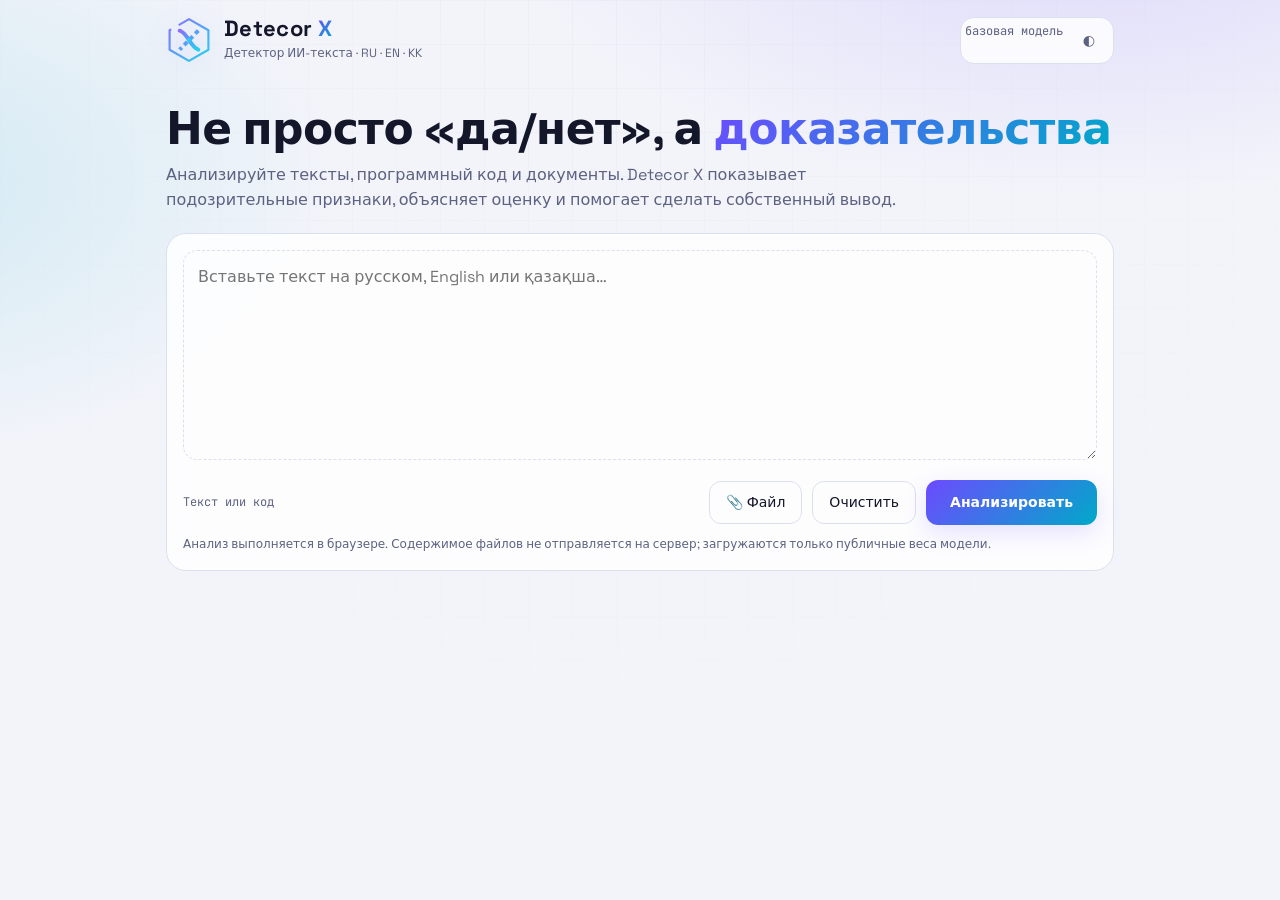
<file: index.html>
<!doctype html><html lang="ru"><head><meta charset="utf-8"><meta name="viewport" content="width=device-width,initial-scale=1"><title>Detecor X — детектор ИИ-текста</title><link href="https://fonts.googleapis.com/css2?family=Space+Grotesk:wght@400;500;700&family=JetBrains+Mono:wght@500&display=swap" rel="stylesheet"><style>
:root{--bg:#f3f4fa;--sf:rgba(255,255,255,.82);--tx:#14162a;--mu:#5d6280;--bd:#dcdfee;--ac:#6d4aff;--ac2:#00a9c9;--ok:#14a05a;--wa:#d98e00;--bad:#e5384f;--g1:rgba(109,74,255,.16);--g2:rgba(0,169,201,.14);color-scheme:light;box-sizing:border-box;padding-top:env(safe-area-inset-top,0px);padding-bottom:env(safe-area-inset-bottom,0px)}
@media (prefers-color-scheme:dark){:root:not([data-theme="light"]){--bg:#090a14;--sf:rgba(20,22,44,.78);--tx:#eceefc;--mu:#9a9fc4;--bd:#272a4d;--ac:#8b6dff;--ac2:#22d3ee;--ok:#34d399;--wa:#fbbf24;--bad:#fb5a73;--g1:rgba(139,109,255,.22);--g2:rgba(34,211,238,.14);color-scheme:dark}}
:root[data-theme="dark"]{--bg:#090a14;--sf:rgba(20,22,44,.78);--tx:#eceefc;--mu:#9a9fc4;--bd:#272a4d;--ac:#8b6dff;--ac2:#22d3ee;--ok:#34d399;--wa:#fbbf24;--bad:#fb5a73;--g1:rgba(139,109,255,.22);--g2:rgba(34,211,238,.14);color-scheme:dark}
html{scroll-padding-top:env(safe-area-inset-top,0px);scroll-behavior:smooth}
*{box-sizing:border-box}
body{margin:0;min-height:100vh;background:radial-gradient(60rem 30rem at 85% -10%,var(--g1),transparent 60%),radial-gradient(50rem 30rem at -10% 20%,var(--g2),transparent 60%),var(--bg);color:var(--tx);font:16px/1.55 "Space Grotesk",system-ui,-apple-system,"Segoe UI",Roboto,sans-serif;-webkit-text-size-adjust:100%}
body::before{content:"";position:fixed;inset:0;background-image:linear-gradient(var(--bd) 1px,transparent 1px),linear-gradient(90deg,var(--bd) 1px,transparent 1px);background-size:44px 44px;opacity:.28;-webkit-mask-image:radial-gradient(circle at 50% 0,#000,transparent 70%);mask-image:radial-gradient(circle at 50% 0,#000,transparent 70%);pointer-events:none;z-index:-1}
.wrap{max-width:980px;margin:0 auto;padding:0 16px 60px}
.top{display:flex;align-items:center;justify-content:space-between;gap:10px;padding:16px 0;flex-wrap:wrap}
.brand{display:flex;align-items:center;gap:12px}
.lg{width:46px;height:46px;flex:none;filter:drop-shadow(0 4px 14px var(--g1))}
.brand b{font-size:22px;letter-spacing:.3px;display:block;line-height:1.1}.brand b i{font-style:normal;background:linear-gradient(135deg,var(--ac),var(--ac2));-webkit-background-clip:text;background-clip:text;color:transparent}
.brand small{color:var(--mu);font-size:12px}
.tabs{display:flex;gap:6px;background:var(--sf);border:1px solid var(--bd);border-radius:14px;padding:4px;backdrop-filter:blur(10px)}
.tabs button{border:0;background:none;color:var(--mu);font:inherit;font-size:14px;padding:8px 14px;border-radius:10px;cursor:pointer}
.tabs button.on{background:linear-gradient(135deg,var(--ac),var(--ac2));color:#fff}
.tabs em{font-style:normal;font-size:11px;opacity:.8;margin-left:4px}
h1{font-size:clamp(26px,5.5vw,44px);line-height:1.1;margin:18px 0 10px;letter-spacing:-.5px}
h1 span{background:linear-gradient(135deg,var(--ac),var(--ac2));-webkit-background-clip:text;background-clip:text;color:transparent}
.lead{color:var(--mu);max-width:640px;margin:0 0 20px}
.card{background:var(--sf);border:1px solid var(--bd);border-radius:20px;padding:16px;backdrop-filter:blur(12px);margin-bottom:16px}
textarea{width:100%;min-height:210px;resize:vertical;background:transparent;border:1px dashed var(--bd);border-radius:14px;color:var(--tx);font:inherit;font-size:16px;padding:14px;outline:none}
textarea:focus{border-color:var(--ac);border-style:solid}
.row{display:flex;gap:10px;align-items:center;flex-wrap:wrap;margin-top:12px}.row .sp{flex:1}
.mono{font-family:"JetBrains Mono",ui-monospace,monospace;font-size:12px;color:var(--mu)}
.btn{border:1px solid var(--bd);background:transparent;color:var(--tx);font:inherit;font-size:14px;padding:10px 16px;border-radius:12px;cursor:pointer;display:inline-flex;align-items:center;gap:6px}
.btn:hover{border-color:var(--ac)}
.btn.p{background:linear-gradient(135deg,var(--ac),var(--ac2));color:#fff;border:0;font-weight:700;padding:12px 24px;box-shadow:0 8px 24px var(--g1)}
.chips{display:flex;gap:8px;flex-wrap:wrap;margin-bottom:12px}
.chip{font-size:12px;border:1px solid var(--bd);border-radius:99px;padding:4px 11px;color:var(--mu)}
h3{margin:0 0 10px;font-size:18px}
.pt{display:flex;gap:10px;padding:10px 12px;border-radius:12px;margin-bottom:8px;background:var(--g2);font-size:15px}
.pt.s{background:rgba(229,56,79,.1)}.pt.g{background:rgba(20,160,90,.1)}.pt.n{background:rgba(217,142,0,.12)}
.fr{padding:12px 0;border-top:1px solid var(--bd)}.fr:first-child{border:0}
.fh{display:flex;justify-content:space-between;gap:8px;font-size:14px}.fh span{font-family:"JetBrains Mono",monospace;color:var(--mu)}
.br{height:6px;border-radius:9px;background:var(--bd);margin:7px 0;overflow:hidden}.br i{display:block;height:100%;border-radius:9px}
.fr p{margin:0;font-size:14px;color:var(--mu)}
.hl{white-space:pre-wrap;word-break:break-word;font-size:15px;line-height:1.8;max-height:420px;overflow:auto;border:1px solid var(--bd);border-radius:14px;padding:12px}
.hl .h2{background:rgba(224,160,0,.28);border-radius:4px}.hl .h3{background:rgba(229,56,79,.3);border-radius:4px}
.vd{display:flex;gap:20px;align-items:center;flex-wrap:wrap;border:1px solid var(--ac);box-shadow:0 0 40px var(--g1)}
.gauge{position:relative;width:150px;height:150px;flex:none}.gauge svg{width:100%;height:100%;transform:rotate(-90deg)}
.gauge .n{position:absolute;inset:0;display:grid;place-items:center;font-size:36px;font-weight:700;text-align:center;line-height:1}.gauge .n small{display:block;font-size:11px;color:var(--mu);font-weight:400;margin-top:4px}
.vt{flex:1;min-width:220px}.vt h2{margin:0 0 6px;font-size:clamp(20px,4vw,26px);line-height:1.2}.vt p{margin:0 0 8px;color:var(--mu);font-size:14px}
.hi{display:flex;gap:12px;align-items:center;padding:12px 0;border-top:1px solid var(--bd)}.hi:first-of-type{border:0}
.bd{font-weight:700;font-family:"JetBrains Mono",monospace;min-width:54px;text-align:center;padding:8px;border-radius:10px;color:#fff;flex:none}
.hi .m{flex:1;min-width:0}.hi .m b{display:block;font-weight:500;font-size:14px;overflow:hidden;text-overflow:ellipsis;white-space:nowrap}
.ok{color:var(--ok)}.wa{color:var(--wa)}.bad{color:var(--bad)}
.hide{display:none!important}
.toast{position:fixed;left:50%;bottom:calc(20px + env(safe-area-inset-bottom,0px));transform:translateX(-50%);background:var(--tx);color:var(--bg);padding:10px 18px;border-radius:12px;font-size:14px;z-index:9}
.note{font-size:12px;color:var(--mu);margin-top:10px}
@media (max-width:560px){.btn.p{width:100%;justify-content:center}.lg{width:40px;height:40px}.vd{justify-content:center;text-align:center}}

.mu{color:var(--mu);font-size:13px}.logo i{color:var(--ac)}.sp{flex:1}.btn.p{font-weight:700}.gauge b{position:absolute;inset:0;display:grid;place-items:center;font-size:34px}.br{position:relative}.br i{position:absolute;top:0;bottom:0}.grid{display:grid;grid-template-columns:repeat(auto-fit,minmax(115px,1fr));gap:12px}.st{text-align:center}.st b{display:block;font-size:28px}.st span{color:var(--mu);font-size:12px}.top a{color:var(--ac)}.hide{display:none}.h2{background:rgba(224,160,0,.3)}.h3{background:rgba(229,56,79,.3)}.gauge svg{transform:rotate(-90deg)}.hl{white-space:pre-wrap}.pt{display:block}.br i{height:100%} .row{margin-top:12px} .brand{gap:12px} .brand b{font-size:22px} .card{margin-bottom:16px} .wrap{max-width:980px} .lead{max-width:740px} .top{margin-bottom:24px} .tabs button{cursor:pointer} .btn{cursor:pointer} .gauge{width:150px;height:150px} .gauge b{color:var(--tx)} .toast{z-index:30} </style></head><body><svg width="0" height="0" style="position:absolute" aria-hidden="true"><defs>
<linearGradient id="gr" x1="0" y1="0" x2="1" y2="1"><stop offset="0" stop-color="#8b6dff"/><stop offset="1" stop-color="#22d3ee"/></linearGradient>
<symbol id="lg" viewBox="0 0 64 64">
<path d="M32 3 59 18.500v27L32 61 5 45.500v-27Z" fill="none" stroke="url(#gr)" stroke-width="3" stroke-linejoin="round" stroke-dasharray="150 12"/>
<path d="M19 19C30 22 34 42 45 45.500" fill="none" stroke="url(#gr)" stroke-width="5.500" stroke-linecap="round"/>
<path d="M45 19 19 45.500" fill="none" stroke="url(#gr)" stroke-width="5.500" stroke-dasharray="6 5"/>
<rect x="29.500" y="29.500" width="5" height="5" rx="1" fill="#22d3ee"/>
</symbol></defs></svg><div class="wrap"><header class="top"><div class="brand"><svg class="lg"><use href="#lg"/></svg><div><b>Detecor <i>X</i></b><small>Детектор ИИ-текста · RU · EN · KK</small></div></div><div class="tabs"><span class="mono" id="mi">Загрузка модели…</span><button id="th" aria-label="Сменить тему">◐</button></div></header><section><h1>Не просто «да/нет», а <span>доказательства</span></h1><p class="lead">Анализируйте тексты, программный код и документы. Detecor X показывает подозрительные признаки, объясняет оценку и помогает сделать собственный вывод.</p><div class="card" id="drop"><textarea id="in" placeholder="Вставьте текст на русском, English или қазақша…" spellcheck="false"></textarea><div class="row"><span class="mono" id="fn">Текст или код</span><span class="sp"></span><label class="btn">📎 Файл<input type="file" id="fl" hidden></label><button class="btn" id="clr">Очистить</button><button class="btn p" id="go">Анализировать</button></div><div class="note">Анализ выполняется в браузере. Содержимое файлов не отправляется на сервер; загружаются только публичные веса модели.</div></div><div id="res"></div></section></div><div class="toast hide" id="ts"></div><script src="/engine.js"></script><script>const $=s=>document.querySelector(s);let name="";
const toast=m=>{const t=$("#ts");t.textContent=m;t.classList.remove("hide");clearTimeout(toast.i);toast.i=setTimeout(()=>t.classList.add("hide"),3500)};
DX.load('/model.json').then(m=>$("#mi").textContent=m.meta&&m.meta.n?"модель обучена на "+m.meta.n+" примерах":"базовая модель");
async function pick(f){if(!f)return;try{const t=await DX.readFile(f);if(DX.wc(t)<3)throw new Error("В файле не найден текст");$("#in").value=t.slice(0,200000);name=f.name;$("#fn").textContent="📄 "+f.name;toast("Файл загружен, нажмите «Анализировать»")}catch(e){toast(e.message)}}
$("#fl").onchange=e=>{pick(e.target.files[0]);e.target.value=""};
addEventListener("dragover",e=>e.preventDefault());addEventListener("drop",e=>{e.preventDefault();pick(e.dataTransfer.files[0])});
$("#clr").onclick=()=>{$("#in").value="";name="";$("#fn").textContent="";$("#res").innerHTML=""};
const col=p=>p>=58?"var(--bad)":p>=42?"var(--wa)":"var(--ok)";
$("#go").onclick=()=>{const t=$("#in").value.trim();if(DX.wc(t)<8)return toast("Введите хотя бы пару предложений или несколько строк кода");render(t)};
function render(t){const r=DX.analyze(t,name),p=Math.round(r.p),v=DX.verdict(p),code=r.mode==="code",
 S=[...r.F].sort((a,b)=>Math.abs(b.c)-Math.abs(a.c)),ai=S.filter(f=>f.c>.15).slice(0,3),hu=S.filter(f=>f.c<-.15).slice(0,2),
 row=(f,c,i)=>'<div class="pt '+c+'">'+i+' <b>'+f.k+'</b> · '+DX.esc(f.v)+'. <span class="mu">'+f.h+'</span></div>',
 sgm=DX.segs(t,r.mode),pv=sgm.filter(x=>x.p!=null),hs=pv.filter(x=>x.p>=58).length,w=[];
 if(r.conf<.5)w.push(code?"Мало строк кода: оценка ненадёжна.":"Текст короче ~120 слов: оценка ненадёжна и сдвинута к середине.");
 if(code)w.push("Код часто пишут по шаблонам и форматируют автоматически, поэтому для кода оценка менее точна, чем для текста.");
 if(p>=42&&p<58)w.push("Зона неопределённости: признаки противоречат друг другу, возможно смешанное авторство.");
 $("#res").innerHTML='<div class="card vd"><div class="gauge"><svg viewBox="0 0 120 120"><circle cx="60" cy="60" r="52" fill="none" stroke="var(--bd)" stroke-width="10"/><circle cx="60" cy="60" r="52" fill="none" stroke="'+col(p)+'" stroke-width="10" stroke-linecap="round" stroke-dasharray="326.7" stroke-dashoffset="'+326.7*(1-p/100)+'"/></svg><b>'+p+'%</b></div><div style="flex:1;min-width:200px"><div class="mu">ВЕРДИКТ · вероятность ИИ</div><h2 class="'+v[1]+'" style="margin:4px 0">'+v[0]+'</h2><p class="mu" style="margin:0">Это оценка вероятности, а не доказательство. Сверьте с разбором ниже.</p></div></div>'+
 '<div class="card"><h3 style="margin-top:0">Краткий разбор</h3><div class="chips"><span class="chip">'+(code?"Код":"Текст")+'</span>'+(code?"":'<span class="chip">'+(DX.langs(t).join(" · ")||"язык не определён")+'</span>')+'<span class="chip">'+(code?r.n+" строк":r.n+" слов")+'</span><span class="chip">достаточность данных: '+Math.round(r.conf*100)+'%</span></div>'+
 ai.map(f=>row(f,"s","⚠")).join("")+(r.found.length?'<div class="pt s">🔎 Клише: '+r.found.slice(0,5).map(x=>"«"+DX.esc(x[0])+"»×"+x[1]).join(", ")+'</div>':"")+hu.map(f=>row(f,"g","✓")).join("")+
 (pv.length?'<div class="pt">▦ Подозрительных фрагментов: '+hs+' из '+pv.length+'</div>':"")+w.map(x=>'<div class="pt">ⓘ '+x+'</div>').join("")+'<button class="btn" id="dp">Углублённый разбор ▾</button></div>'+
 '<div class="card hide" id="deep"><h3 style="margin-top:0">Все признаки</h3>'+S.map(f=>{const x=Math.min(50,Math.abs(f.c)*25);return'<div style="padding:9px 0;border-top:1px solid var(--bd)"><div style="display:flex;justify-content:space-between;font-size:14px"><b>'+f.k+'</b><span class="mu">'+DX.esc(f.v)+'</span></div><div class="br"><i style="left:'+(f.c>0?50:50-x)+'%;width:'+x+'%;background:'+(f.c>0?"var(--bad)":"var(--ok)")+'"></i></div><div class="mu">'+f.h+' · '+(f.c>0?"→ к ИИ":"→ к человеку")+'</div></div>'}).join("")+
 '<h3>Подсветка</h3><div class="mu" style="margin-bottom:8px"><span class="h2">&nbsp;жёлтый&nbsp;</span> — сомнительно · <span class="h3">&nbsp;красный&nbsp;</span> — похоже на ИИ</div><div class="hl">'+sgm.map(x=>x.p==null||x.p<50?DX.esc(x.t):'<span class="'+(x.p>=62?"h3":"h2")+'" title="ИИ ≈ '+Math.round(x.p)+'%">'+DX.esc(x.t)+'</span>').join("")+'</div></div>';
 $("#dp").onclick=()=>$("#deep").classList.toggle("hide");$("#res").scrollIntoView({behavior:"smooth"})}

 document.getElementById('th').onclick=()=>{const r=document.documentElement; r.dataset.theme=r.dataset.theme==='dark'?'light':'dark'};document.addEventListener('visibilitychange',()=>{if(!document.hidden)DX.load('/model.json').then(m=>document.getElementById('mi').textContent=m.meta?.n?'Обучено: '+m.meta.n:'Базовая модель')});</script></body></html>
</file>
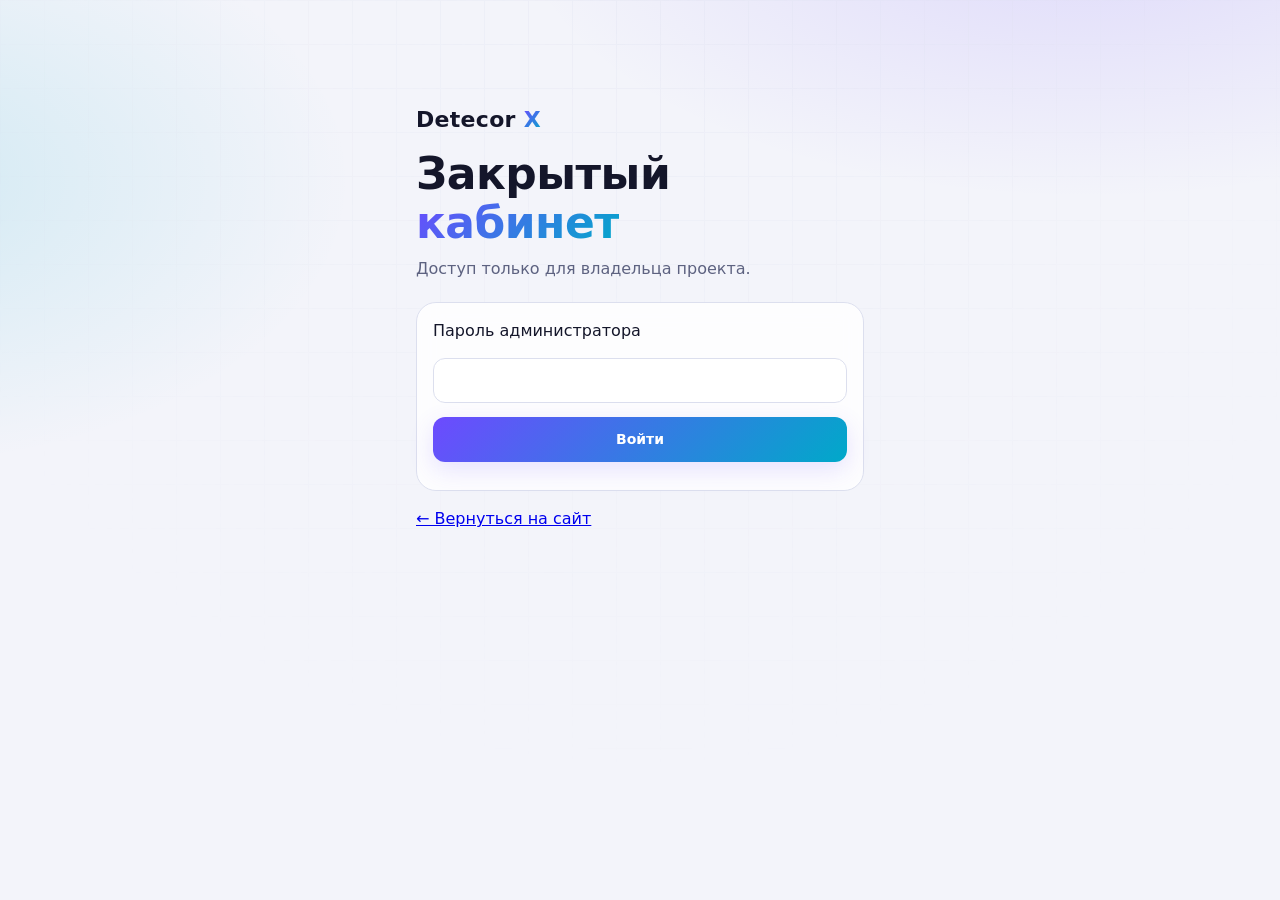
<file: login.html>
<!doctype html><html lang="ru"><head><meta charset="utf-8"><meta name="viewport" content="width=device-width,initial-scale=1"><title>Detecor X — вход</title><link rel="stylesheet" href="/style.css"></head><body><main class="wrap" style="max-width:480px;padding-top:12vh"><div class="brand"><b>Detecor <i>X</i></b></div><h1>Закрытый <span>кабинет</span></h1><p class="lead">Доступ только для владельца проекта.</p><div class="card"><form id="form"><label for="pass">Пароль администратора</label><input id="pass" type="password" required autocomplete="current-password" style="display:block;width:100%;padding:14px;border:1px solid var(--bd);border-radius:12px;margin:14px 0;background:var(--sf);color:var(--tx)"><button class="btn p" style="width:100%;justify-content:center">Войти</button><p id="msg" class="note"></p></form></div><a href="/">← Вернуться на сайт</a></main><script>document.getElementById('form').onsubmit=async e=>{e.preventDefault();const r=await fetch('/control/login',{method:'POST',headers:{'Content-Type':'application/json'},body:JSON.stringify({password:document.getElementById('pass').value})});const j=await r.json();if(r.ok)location.href='/control/console';else document.getElementById('msg').textContent=j.error||'Ошибка входа'};</script></body></html>
</file>
<file: style.css>
:root{--bg:#f3f4fa;--sf:rgba(255,255,255,.82);--tx:#14162a;--mu:#5d6280;--bd:#dcdfee;--ac:#6d4aff;--ac2:#00a9c9;--ok:#14a05a;--wa:#d98e00;--bad:#e5384f;--g1:rgba(109,74,255,.16);--g2:rgba(0,169,201,.14);color-scheme:light;box-sizing:border-box;padding-top:env(safe-area-inset-top,0px);padding-bottom:env(safe-area-inset-bottom,0px)}
@media (prefers-color-scheme:dark){:root:not([data-theme="light"]){--bg:#090a14;--sf:rgba(20,22,44,.78);--tx:#eceefc;--mu:#9a9fc4;--bd:#272a4d;--ac:#8b6dff;--ac2:#22d3ee;--ok:#34d399;--wa:#fbbf24;--bad:#fb5a73;--g1:rgba(139,109,255,.22);--g2:rgba(34,211,238,.14);color-scheme:dark}}
:root[data-theme="dark"]{--bg:#090a14;--sf:rgba(20,22,44,.78);--tx:#eceefc;--mu:#9a9fc4;--bd:#272a4d;--ac:#8b6dff;--ac2:#22d3ee;--ok:#34d399;--wa:#fbbf24;--bad:#fb5a73;--g1:rgba(139,109,255,.22);--g2:rgba(34,211,238,.14);color-scheme:dark}
html{scroll-padding-top:env(safe-area-inset-top,0px);scroll-behavior:smooth}
*{box-sizing:border-box}
body{margin:0;min-height:100vh;background:radial-gradient(60rem 30rem at 85% -10%,var(--g1),transparent 60%),radial-gradient(50rem 30rem at -10% 20%,var(--g2),transparent 60%),var(--bg);color:var(--tx);font:16px/1.55 "Space Grotesk",system-ui,-apple-system,"Segoe UI",Roboto,sans-serif;-webkit-text-size-adjust:100%}
body::before{content:"";position:fixed;inset:0;background-image:linear-gradient(var(--bd) 1px,transparent 1px),linear-gradient(90deg,var(--bd) 1px,transparent 1px);background-size:44px 44px;opacity:.28;-webkit-mask-image:radial-gradient(circle at 50% 0,#000,transparent 70%);mask-image:radial-gradient(circle at 50% 0,#000,transparent 70%);pointer-events:none;z-index:-1}
.wrap{max-width:980px;margin:0 auto;padding:0 16px 60px}
.top{display:flex;align-items:center;justify-content:space-between;gap:10px;padding:16px 0;flex-wrap:wrap}
.brand{display:flex;align-items:center;gap:12px}
.lg{width:46px;height:46px;flex:none;filter:drop-shadow(0 4px 14px var(--g1))}
.brand b{font-size:22px;letter-spacing:.3px;display:block;line-height:1.1}.brand b i{font-style:normal;background:linear-gradient(135deg,var(--ac),var(--ac2));-webkit-background-clip:text;background-clip:text;color:transparent}
.brand small{color:var(--mu);font-size:12px}
.tabs{display:flex;gap:6px;background:var(--sf);border:1px solid var(--bd);border-radius:14px;padding:4px;backdrop-filter:blur(10px)}
.tabs button{border:0;background:none;color:var(--mu);font:inherit;font-size:14px;padding:8px 14px;border-radius:10px;cursor:pointer}
.tabs button.on{background:linear-gradient(135deg,var(--ac),var(--ac2));color:#fff}
.tabs em{font-style:normal;font-size:11px;opacity:.8;margin-left:4px}
h1{font-size:clamp(26px,5.5vw,44px);line-height:1.1;margin:18px 0 10px;letter-spacing:-.5px}
h1 span{background:linear-gradient(135deg,var(--ac),var(--ac2));-webkit-background-clip:text;background-clip:text;color:transparent}
.lead{color:var(--mu);max-width:640px;margin:0 0 20px}
.card{background:var(--sf);border:1px solid var(--bd);border-radius:20px;padding:16px;backdrop-filter:blur(12px);margin-bottom:16px}
textarea{width:100%;min-height:210px;resize:vertical;background:transparent;border:1px dashed var(--bd);border-radius:14px;color:var(--tx);font:inherit;font-size:16px;padding:14px;outline:none}
textarea:focus{border-color:var(--ac);border-style:solid}
.row{display:flex;gap:10px;align-items:center;flex-wrap:wrap;margin-top:12px}.row .sp{flex:1}
.mono{font-family:"JetBrains Mono",ui-monospace,monospace;font-size:12px;color:var(--mu)}
.btn{border:1px solid var(--bd);background:transparent;color:var(--tx);font:inherit;font-size:14px;padding:10px 16px;border-radius:12px;cursor:pointer;display:inline-flex;align-items:center;gap:6px}
.btn:hover{border-color:var(--ac)}
.btn.p{background:linear-gradient(135deg,var(--ac),var(--ac2));color:#fff;border:0;font-weight:700;padding:12px 24px;box-shadow:0 8px 24px var(--g1)}
.chips{display:flex;gap:8px;flex-wrap:wrap;margin-bottom:12px}
.chip{font-size:12px;border:1px solid var(--bd);border-radius:99px;padding:4px 11px;color:var(--mu)}
h3{margin:0 0 10px;font-size:18px}
.pt{display:flex;gap:10px;padding:10px 12px;border-radius:12px;margin-bottom:8px;background:var(--g2);font-size:15px}
.pt.s{background:rgba(229,56,79,.1)}.pt.g{background:rgba(20,160,90,.1)}.pt.n{background:rgba(217,142,0,.12)}
.fr{padding:12px 0;border-top:1px solid var(--bd)}.fr:first-child{border:0}
.fh{display:flex;justify-content:space-between;gap:8px;font-size:14px}.fh span{font-family:"JetBrains Mono",monospace;color:var(--mu)}
.br{height:6px;border-radius:9px;background:var(--bd);margin:7px 0;overflow:hidden}.br i{display:block;height:100%;border-radius:9px}
.fr p{margin:0;font-size:14px;color:var(--mu)}
.hl{white-space:pre-wrap;word-break:break-word;font-size:15px;line-height:1.8;max-height:420px;overflow:auto;border:1px solid var(--bd);border-radius:14px;padding:12px}
.hl .h2{background:rgba(224,160,0,.28);border-radius:4px}.hl .h3{background:rgba(229,56,79,.3);border-radius:4px}
.vd{display:flex;gap:20px;align-items:center;flex-wrap:wrap;border:1px solid var(--ac);box-shadow:0 0 40px var(--g1)}
.gauge{position:relative;width:150px;height:150px;flex:none}.gauge svg{width:100%;height:100%;transform:rotate(-90deg)}
.gauge .n{position:absolute;inset:0;display:grid;place-items:center;font-size:36px;font-weight:700;text-align:center;line-height:1}.gauge .n small{display:block;font-size:11px;color:var(--mu);font-weight:400;margin-top:4px}
.vt{flex:1;min-width:220px}.vt h2{margin:0 0 6px;font-size:clamp(20px,4vw,26px);line-height:1.2}.vt p{margin:0 0 8px;color:var(--mu);font-size:14px}
.hi{display:flex;gap:12px;align-items:center;padding:12px 0;border-top:1px solid var(--bd)}.hi:first-of-type{border:0}
.bd{font-weight:700;font-family:"JetBrains Mono",monospace;min-width:54px;text-align:center;padding:8px;border-radius:10px;color:#fff;flex:none}
.hi .m{flex:1;min-width:0}.hi .m b{display:block;font-weight:500;font-size:14px;overflow:hidden;text-overflow:ellipsis;white-space:nowrap}
.ok{color:var(--ok)}.wa{color:var(--wa)}.bad{color:var(--bad)}
.hide{display:none!important}
.toast{position:fixed;left:50%;bottom:calc(20px + env(safe-area-inset-bottom,0px));transform:translateX(-50%);background:var(--tx);color:var(--bg);padding:10px 18px;border-radius:12px;font-size:14px;z-index:9}
.note{font-size:12px;color:var(--mu);margin-top:10px}
@media (max-width:560px){.btn.p{width:100%;justify-content:center}.lg{width:40px;height:40px}.vd{justify-content:center;text-align:center}}

.mu{color:var(--mu);font-size:13px}.grid{display:grid;grid-template-columns:repeat(auto-fit,minmax(115px,1fr));gap:12px}.st{text-align:center}.st b{display:block;font-size:28px}.st span{font-size:12px;color:var(--mu)}.br{position:relative}.br i{position:absolute;top:0;height:100%}.sp{flex:1}.hide{display:none}.logo{font-size:23px;font-weight:700}.logo i{color:var(--ac);font-style:normal}.top a{color:var(--ac)}
</file>
